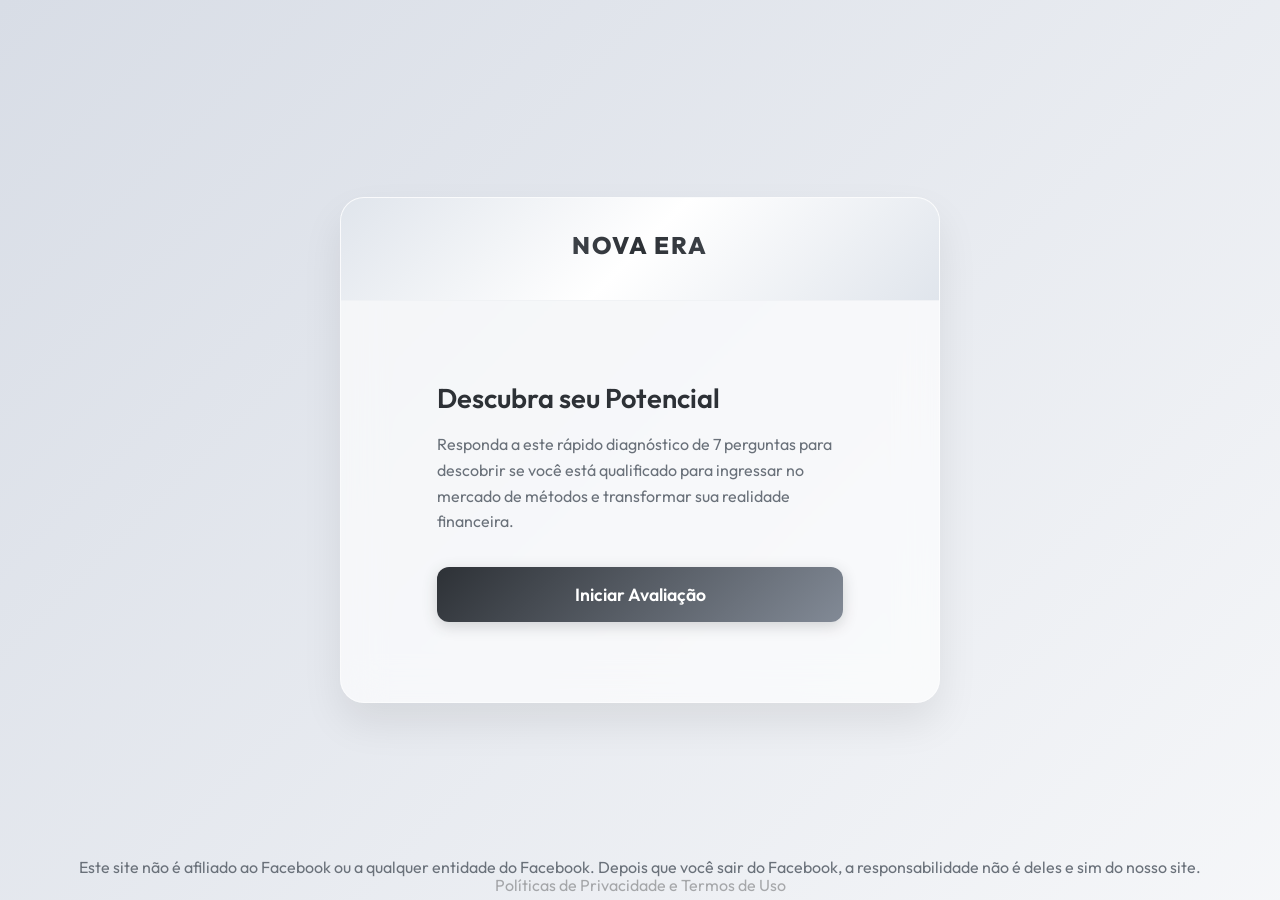
<file: index.html>
<!DOCTYPE html>
<html lang="pt-BR">
<head>
    <meta charset="UTF-8">
    <meta name="viewport" content="width=device-width, initial-scale=1.0">
    <title>Avaliação - Nova Era</title>
    <!-- Google Fonts -->
    <link rel="preconnect" href="https://fonts.googleapis.com">
    <link rel="preconnect" href="https://fonts.gstatic.com" crossorigin>
    <link href="https://fonts.googleapis.com/css2?family=Outfit:wght@300;400;600;800&display=swap" rel="stylesheet">
    <link rel="stylesheet" href="style.css?v=4">

    <!-- Meta Pixel Code -->
    <script>
    !function(f,b,e,v,n,t,s)
    {if(f.fbq)return;n=f.fbq=function(){n.callMethod?
    n.callMethod.apply(n,arguments):n.queue.push(arguments)};
    if(!f._fbq)f._fbq=n;n.push=n;n.loaded=!0;n.version='2.0';
    n.queue=[];t=b.createElement(e);t.async=!0;
    t.src=v;s=b.getElementsByTagName(e)[0];
    s.parentNode.insertBefore(t,s)}(window, document,'script',
    'https://connect.facebook.net/en_US/fbevents.js');
    fbq('init', '835978482567087');
    fbq('track', 'PageView');
    </script>
    <noscript><img height="1" width="1" style="display:none"
    src="https://www.facebook.com/tr?id=835978482567087&ev=PageView&noscript=1"
    /></noscript>
    <!-- End Meta Pixel Code -->
</head>
<body>
    <div class="app-container">
        
        <!-- Header / Logo -->
        <header class="header">
            <h1 class="logo-text">NOVA ERA</h1>
            <div class="progress-container" id="progressContainer" style="display: none;">
                <div class="progress-bar" id="progressBar"></div>
            </div>
        </header>

        <!-- Main Content Area -->
        <main class="content-area">
            
            <!-- Screen 1: Welcome -->
            <section id="screen-welcome" class="screen active">
                <div class="welcome-content">
                    <h2>Descubra seu Potencial</h2>
                    <p>Responda a este rápido diagnóstico de 7 perguntas para descobrir se você está qualificado para ingressar no mercado de métodos e transformar sua realidade financeira.</p>
                    <button class="btn btn-primary" id="startBtn">Iniciar Avaliação</button>
                </div>
            </section>

            <!-- Screen 2: Quiz -->
            <section id="screen-quiz" class="screen">
                <h2 id="questionText" class="question-title">Carregando pergunta...</h2>
                <div id="optionsContainer" class="options-container">
                    <!-- Options injected via JS -->
                </div>
            </section>

            <!-- Screen 3: Loading / Calculating -->
            <section id="screen-loading" class="screen">
                <div class="loading-content">
                    <div class="spinner"></div>
                    <h2 class="loading-text">Analisando seu Perfil...</h2>
                    <p class="loading-subtext">Calculando sua aptidão com base nas respostas.</p>
                </div>
            </section>

            <!-- Screen 4: Result -->
            <section id="screen-result" class="screen">
                <div class="result-content">
                    <div class="result-badge">
                        <span id="scoreText">95</span>%
                    </div>
                    <h2 class="result-title">Parabéns, você está apto!</h2>
                    <p class="result-desc">De acordo com o nosso cálculo, você possui um alto nível de aptidão para ingressar no mercado de métodos e começar a mudar sua vida hoje.</p>
                    <p class="result-cta-text">Toque no botão abaixo para receber seu plano de ação no WhatsApp.</p>
                    
                    <div class="timer-container">
                        <p class="timer-text">Seu link de acesso expira em: <span id="timerDisplay">10:00</span></p>
                    </div>

                    <!-- CTA Button with WhatsApp Link -->
                    <a href="https://wa.me/message/RSXVQVFKJFXKA1" id="whatsappBtn" class="btn btn-whatsapp pulse-animation" target="_blank">
                        Liberar Acesso no WhatsApp
                    </a>
                </div>
            </section>

        </main>
    </div>

    <!-- Footer for Meta Ads Compliance -->
    <footer class="app-footer">
        <p>Este site não é afiliado ao Facebook ou a qualquer entidade do Facebook. Depois que você sair do Facebook, a responsabilidade não é deles e sim do nosso site.</p>
        <p>
            <a href="politica-de-privacidade.html" target="_blank">Políticas de Privacidade e Termos de Uso</a>
        </p>
    </footer>

    <script src="app.js"></script>
</body>
</html>
</file>
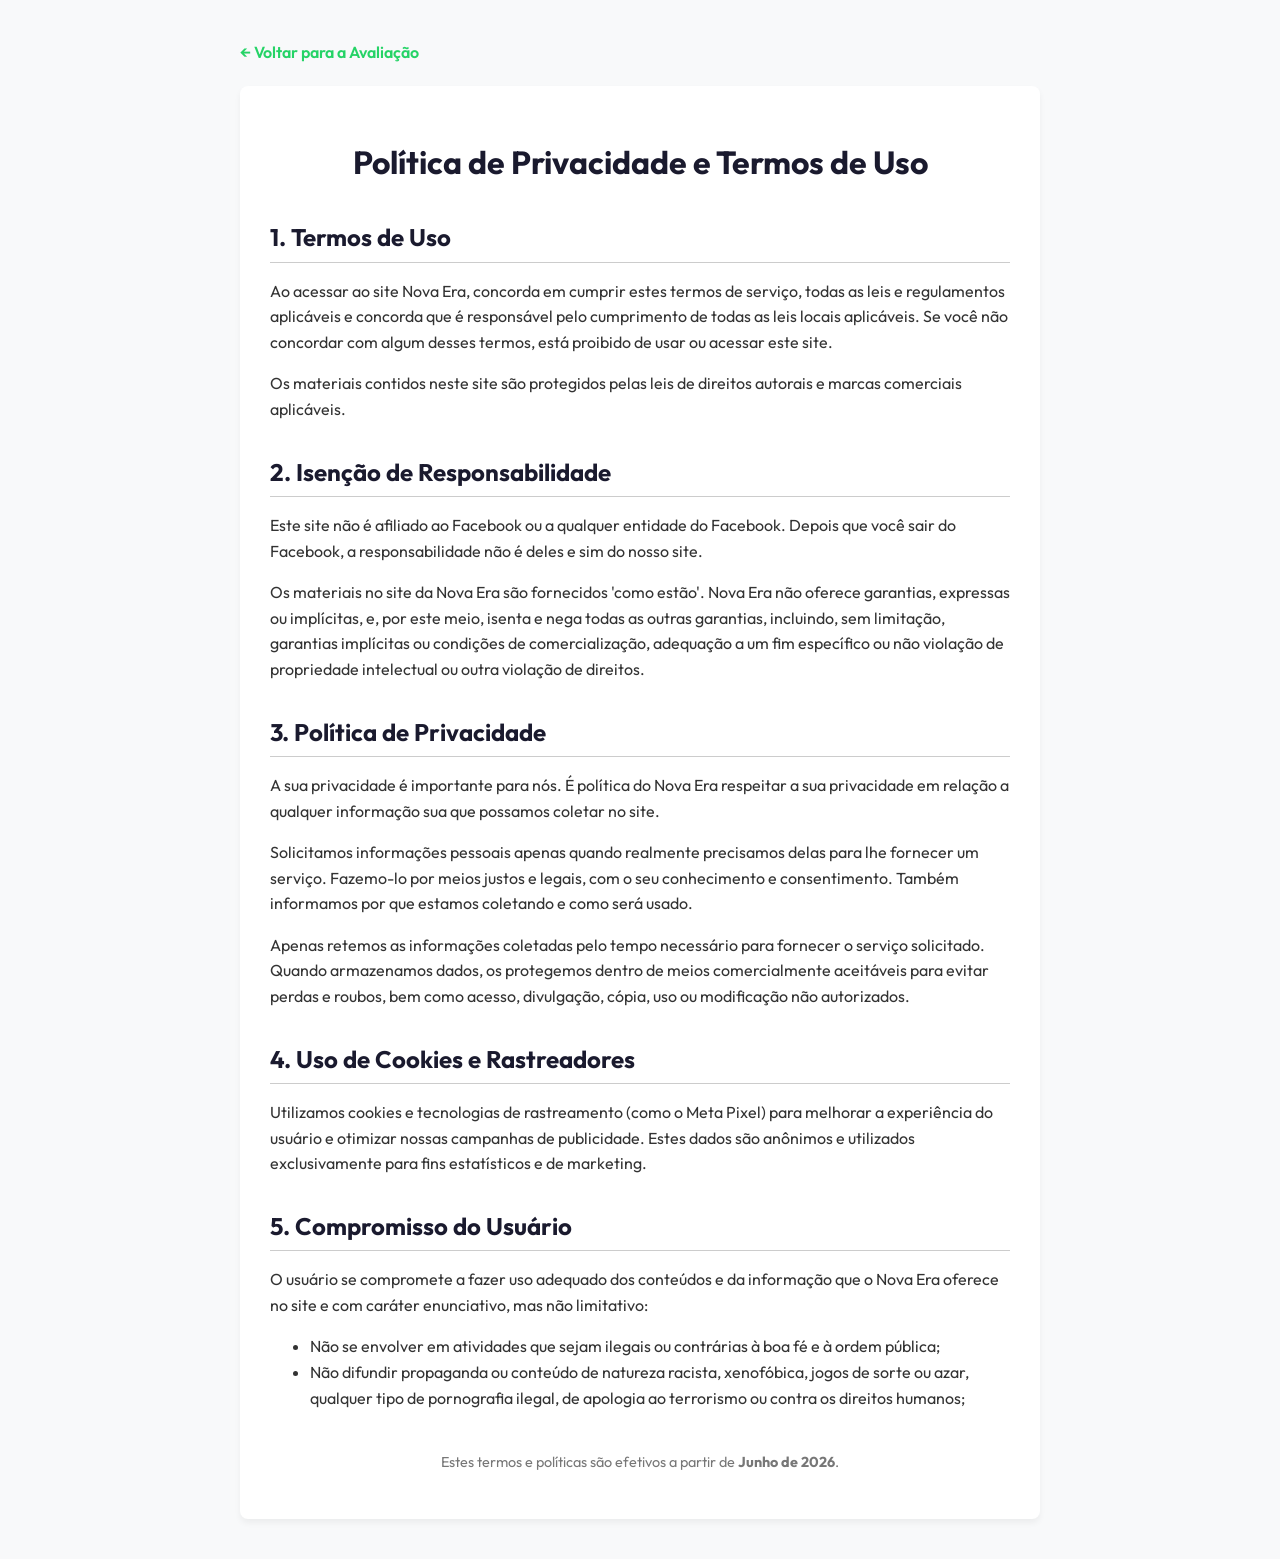
<file: politica-de-privacidade.html>
<!DOCTYPE html>
<html lang="pt-BR">
<head>
    <meta charset="UTF-8">
    <meta name="viewport" content="width=device-width, initial-scale=1.0">
    <title>Políticas de Privacidade e Termos de Uso - Nova Era</title>
    <!-- Google Fonts -->
    <link rel="preconnect" href="https://fonts.googleapis.com">
    <link rel="preconnect" href="https://fonts.gstatic.com" crossorigin>
    <link href="https://fonts.googleapis.com/css2?family=Outfit:wght@300;400;600;800&display=swap" rel="stylesheet">
    <style>
        body {
            font-family: 'Outfit', sans-serif;
            line-height: 1.6;
            color: #333;
            max-width: 800px;
            margin: 0 auto;
            padding: 40px 20px;
            background-color: #f8f9fa;
        }
        h1, h2 {
            color: #1a1a2e;
        }
        h1 {
            font-size: 2rem;
            margin-bottom: 30px;
            text-align: center;
        }
        h2 {
            font-size: 1.5rem;
            margin-top: 30px;
            margin-bottom: 15px;
            border-bottom: 1px solid #ccc;
            padding-bottom: 5px;
        }
        p {
            margin-bottom: 15px;
        }
        .container {
            background: #fff;
            padding: 30px;
            border-radius: 8px;
            box-shadow: 0 4px 6px rgba(0,0,0,0.05);
        }
        .back-btn {
            display: inline-block;
            margin-bottom: 20px;
            color: #25d366;
            text-decoration: none;
            font-weight: 600;
        }
        .back-btn:hover {
            text-decoration: underline;
        }
    </style>
</head>
<body>
    <a href="index.html" class="back-btn">&larr; Voltar para a Avaliação</a>
    <div class="container">
        <h1>Política de Privacidade e Termos de Uso</h1>
        
        <h2>1. Termos de Uso</h2>
        <p>Ao acessar ao site Nova Era, concorda em cumprir estes termos de serviço, todas as leis e regulamentos aplicáveis ​​e concorda que é responsável pelo cumprimento de todas as leis locais aplicáveis. Se você não concordar com algum desses termos, está proibido de usar ou acessar este site.</p>
        <p>Os materiais contidos neste site são protegidos pelas leis de direitos autorais e marcas comerciais aplicáveis.</p>
        
        <h2>2. Isenção de Responsabilidade</h2>
        <p>Este site não é afiliado ao Facebook ou a qualquer entidade do Facebook. Depois que você sair do Facebook, a responsabilidade não é deles e sim do nosso site.</p>
        <p>Os materiais no site da Nova Era são fornecidos 'como estão'. Nova Era não oferece garantias, expressas ou implícitas, e, por este meio, isenta e nega todas as outras garantias, incluindo, sem limitação, garantias implícitas ou condições de comercialização, adequação a um fim específico ou não violação de propriedade intelectual ou outra violação de direitos.</p>
        
        <h2>3. Política de Privacidade</h2>
        <p>A sua privacidade é importante para nós. É política do Nova Era respeitar a sua privacidade em relação a qualquer informação sua que possamos coletar no site.</p>
        <p>Solicitamos informações pessoais apenas quando realmente precisamos delas para lhe fornecer um serviço. Fazemo-lo por meios justos e legais, com o seu conhecimento e consentimento. Também informamos por que estamos coletando e como será usado.</p>
        <p>Apenas retemos as informações coletadas pelo tempo necessário para fornecer o serviço solicitado. Quando armazenamos dados, os protegemos dentro de meios comercialmente aceitáveis ​​para evitar perdas e roubos, bem como acesso, divulgação, cópia, uso ou modificação não autorizados.</p>

        <h2>4. Uso de Cookies e Rastreadores</h2>
        <p>Utilizamos cookies e tecnologias de rastreamento (como o Meta Pixel) para melhorar a experiência do usuário e otimizar nossas campanhas de publicidade. Estes dados são anônimos e utilizados exclusivamente para fins estatísticos e de marketing.</p>

        <h2>5. Compromisso do Usuário</h2>
        <p>O usuário se compromete a fazer uso adequado dos conteúdos e da informação que o Nova Era oferece no site e com caráter enunciativo, mas não limitativo:</p>
        <ul>
            <li>Não se envolver em atividades que sejam ilegais ou contrárias à boa fé e à ordem pública;</li>
            <li>Não difundir propaganda ou conteúdo de natureza racista, xenofóbica, jogos de sorte ou azar, qualquer tipo de pornografia ilegal, de apologia ao terrorismo ou contra os direitos humanos;</li>
        </ul>
        
        <p style="margin-top: 40px; font-size: 0.9em; color: #777; text-align: center;">
            Estes termos e políticas são efetivos a partir de <strong>Junho de 2026</strong>.
        </p>
    </div>
</body>
</html>
</file>
<file: style.css>
/* Reset and Base Styles */
* {
    margin: 0;
    padding: 0;
    box-sizing: border-box;
}

:root {
    /* Color Palette: Silver, Chrome, White, Light Grey */
    --bg-color: #f5f6f8;
    --card-bg: #ffffff;
    --text-main: #2d3136;
    --text-light: #6a717a;
    
    /* Silver/Chrome Gradients & Accents */
    --chrome-gradient: linear-gradient(135deg, #e0e5ec 0%, #ffffff 50%, #e0e5ec 100%);
    --silver-accent: #b0b5be;
    --silver-dark: #828a96;
    
    /* Premium Shadows */
    --shadow-soft: 0 10px 30px rgba(0, 0, 0, 0.05);
    --shadow-inner: inset 0 2px 4px rgba(255, 255, 255, 0.8), 0 4px 6px rgba(0, 0, 0, 0.05);
    
    /* Transitions */
    --transition-fast: 0.2s ease;
    --transition-smooth: 0.4s cubic-bezier(0.16, 1, 0.3, 1);
}

body {
    font-family: 'Outfit', sans-serif;
    /* Animated Gradient Background */
    background: linear-gradient(-45deg, #f5f6f8, #e4e8f0, #ffffff, #d8dde6);
    background-size: 400% 400%;
    animation: gradientBG 15s ease infinite;
    color: var(--text-main);
    display: flex;
    justify-content: center;
    align-items: center;
    min-height: 100vh;
    padding: 1rem;
}

@keyframes gradientBG {
    0% { background-position: 0% 50%; }
    50% { background-position: 100% 50%; }
    100% { background-position: 0% 50%; }
}

/* Container & Layout */
.app-container {
    width: 100%;
    max-width: 500px;
    /* Glassmorphism */
    background: rgba(255, 255, 255, 0.65);
    backdrop-filter: blur(20px);
    -webkit-backdrop-filter: blur(20px);
    border-radius: 24px;
    box-shadow: 0 15px 35px rgba(0, 0, 0, 0.1), inset 0 0 0 1px rgba(255, 255, 255, 0.4);
    overflow: hidden;
    position: relative;
    border: 1px solid rgba(255, 255, 255, 0.5);
}

/* Header */
.header {
    padding: 1.5rem 2rem;
    text-align: center;
    border-bottom: 1px solid #f0f2f5;
    background: var(--chrome-gradient);
}

.logo-text {
    font-size: 1.5rem;
    font-weight: 800;
    letter-spacing: 2px;
    background: linear-gradient(to right, #6a717a, #2d3136, #6a717a);
    -webkit-background-clip: text;
    -webkit-text-fill-color: transparent;
    margin-bottom: 0.5rem;
}

/* Progress Bar */
.progress-container {
    width: 100%;
    height: 6px;
    background-color: #eef0f3;
    border-radius: 10px;
    overflow: hidden;
    margin-top: 1rem;
}

.progress-bar {
    height: 100%;
    width: 0%;
    background: linear-gradient(90deg, var(--silver-dark), var(--text-main));
    border-radius: 10px;
    transition: width var(--transition-smooth);
    position: relative;
    overflow: hidden;
}

/* Shine effect on progress bar */
.progress-bar::after {
    content: '';
    position: absolute;
    top: 0;
    left: 0;
    width: 100%;
    height: 100%;
    background: linear-gradient(90deg, rgba(255,255,255,0) 0%, rgba(255,255,255,0.4) 50%, rgba(255,255,255,0) 100%);
    animation: shine 2s infinite;
}

@keyframes shine {
    0% { transform: translateX(-100%); }
    100% { transform: translateX(100%); }
}

/* Screens */
.content-area {
    position: relative;
    min-height: 400px;
    padding: 2rem;
}

.screen {
    position: absolute;
    top: 0;
    left: 0;
    width: 100%;
    height: 100%;
    padding: 2rem;
    display: flex;
    flex-direction: column;
    justify-content: center;
    opacity: 0;
    pointer-events: none;
    transform: translateY(10px);
    transition: opacity var(--transition-smooth), transform var(--transition-smooth);
}

.screen.active {
    opacity: 1;
    pointer-events: all;
    transform: translateY(0);
    position: relative;
}

/* Typography */
h2 {
    font-size: 1.5rem;
    font-weight: 600;
    margin-bottom: 1rem;
    color: var(--text-main);
    line-height: 1.3;
}

p {
    font-size: 1rem;
    color: var(--text-light);
    line-height: 1.6;
    margin-bottom: 2rem;
}

/* Buttons */
.btn {
    display: inline-block;
    width: 100%;
    padding: 1rem 1.5rem;
    font-family: inherit;
    font-size: 1.1rem;
    font-weight: 600;
    border: none;
    border-radius: 12px;
    cursor: pointer;
    text-align: center;
    text-decoration: none;
    transition: transform var(--transition-fast), box-shadow var(--transition-fast);
}

.btn:active {
    transform: scale(0.98);
}

.btn-primary {
    background: linear-gradient(135deg, var(--text-main), var(--silver-dark));
    color: white;
    box-shadow: 0 4px 15px rgba(45, 49, 54, 0.2);
    position: relative;
    overflow: hidden;
    z-index: 1;
}

/* Sweep hover glow effect */
.btn-primary::before {
    content: '';
    position: absolute;
    top: 0;
    left: -100%;
    width: 100%;
    height: 100%;
    background: linear-gradient(90deg, transparent, rgba(255,255,255,0.2), transparent);
    transition: left 0.5s ease;
    z-index: -1;
}

.btn-primary:hover::before {
    left: 100%;
}

.btn-primary:hover {
    box-shadow: 0 8px 25px rgba(45, 49, 54, 0.4);
    transform: translateY(-2px);
}

/* Quiz Options */
.options-container {
    display: flex;
    flex-direction: column;
    gap: 1rem;
}

.option-btn {
    width: 100%;
    padding: 1.2rem;
    text-align: left;
    background: rgba(255, 255, 255, 0.5); /* Semi-transparent */
    backdrop-filter: blur(5px);
    border: 1px solid rgba(255, 255, 255, 0.8);
    border-radius: 12px;
    font-family: inherit;
    font-size: 1rem;
    font-weight: 400;
    color: var(--text-main);
    cursor: pointer;
    transition: all var(--transition-smooth);
    box-shadow: 0 2px 5px rgba(0,0,0,0.02);
}

.option-btn:hover {
    background: rgba(255, 255, 255, 0.9);
    border-color: transparent;
    /* Neon Glow Effect */
    box-shadow: 0 0 20px rgba(106, 113, 122, 0.2), inset 0 2px 4px rgba(255, 255, 255, 1);
    transform: translateY(-3px) scale(1.02);
    color: #000;
}

/* Loading Screen */
.loading-content {
    text-align: center;
}

.spinner {
    width: 60px;
    height: 60px;
    margin: 0 auto 2rem;
    border: 4px solid #eef0f3;
    border-top: 4px solid var(--text-main);
    border-radius: 50%;
    animation: spin 1s linear infinite;
}

@keyframes spin {
    0% { transform: rotate(0deg); }
    100% { transform: rotate(360deg); }
}

.loading-text {
    margin-bottom: 0.5rem;
}

/* Result Screen */
.result-content {
    text-align: center;
}

.result-badge {
    width: 120px;
    height: 120px;
    margin: 0 auto 1.5rem;
    border-radius: 50%;
    background: var(--chrome-gradient);
    border: 4px solid white;
    box-shadow: var(--shadow-soft), inset 0 2px 10px rgba(0,0,0,0.05);
    display: flex;
    justify-content: center;
    align-items: center;
    font-size: 1.5rem;
    font-weight: 800;
    color: var(--text-main);
}

.result-badge span {
    font-size: 3rem;
}

.btn-whatsapp {
    background: #25D366;
    color: white;
    margin-top: 1rem;
}

.pulse-animation {
    animation: pulse 2s infinite;
}

@keyframes pulse {
    0% {
        box-shadow: 0 0 0 0 rgba(37, 211, 102, 0.7);
    }
    70% {
        box-shadow: 0 0 0 15px rgba(37, 211, 102, 0);
    }
    100% {
        box-shadow: 0 0 0 0 rgba(37, 211, 102, 0);
    }
}

/* Timer */
.timer-container {
    margin: 1.5rem 0 0.5rem;
    padding: 0.8rem;
    background: #fff8f8;
    border: 1px solid #ffcccc;
    border-radius: 8px;
    display: inline-block;
}

.timer-text {
    color: #e63946;
    font-size: 0.95rem;
    font-weight: 600;
    margin-bottom: 0;
}

#timerDisplay {
    font-family: monospace;
    font-size: 1.1rem;
    background: #e63946;
    color: white;
    padding: 2px 6px;
    border-radius: 4px;
    margin-left: 5px;
}

/* Footer Compliance */
.app-footer {
    position: fixed;
    bottom: 0;
    left: 0;
    width: 100%;
    text-align: center;
    padding: 4px;
    font-size: 0.45rem;
    color: rgba(0, 0, 0, 0.2);
    background-color: transparent;
    z-index: 10;
    pointer-events: none; /* Let clicks pass through if needed, except on links */
}

.app-footer p {
    margin-bottom: 1px;
    line-height: 1.1;
}

.app-footer a {
    color: rgba(0, 0, 0, 0.3);
    text-decoration: none;
    font-weight: 400;
    pointer-events: auto; /* Enable clicks on the link */
}

.app-footer a:hover {
    text-decoration: underline;
}

/* Responsiveness (Media Queries) */
@media (max-width: 480px) {
    /* Very small screens (Mobile) */
    .app-container {
        border-radius: 16px;
    }
    
    .header {
        padding: 1rem;
    }
    
    .content-area, .screen {
        padding: 1.5rem 1rem;
    }
    
    h2 {
        font-size: 1.25rem;
    }
    
    p, .option-btn {
        font-size: 0.95rem;
    }
    
    .btn {
        padding: 0.8rem 1.2rem;
        font-size: 1rem;
    }
    
    .result-badge {
        width: 100px;
        height: 100px;
        font-size: 1.2rem;
    }
    
    .result-badge span {
        font-size: 2.5rem;
    }
}

@media (min-width: 768px) {
    /* Tablets and Desktops */
    .app-container {
        max-width: 600px; /* Slightly wider on large screens */
        box-shadow: 0 20px 40px rgba(0, 0, 0, 0.08);
    }
    
    .header {
        padding: 2rem;
    }
    
    .content-area, .screen {
        padding: 2.5rem 3rem;
    }
    
    h2 {
        font-size: 1.7rem;
    }
}
</file>
